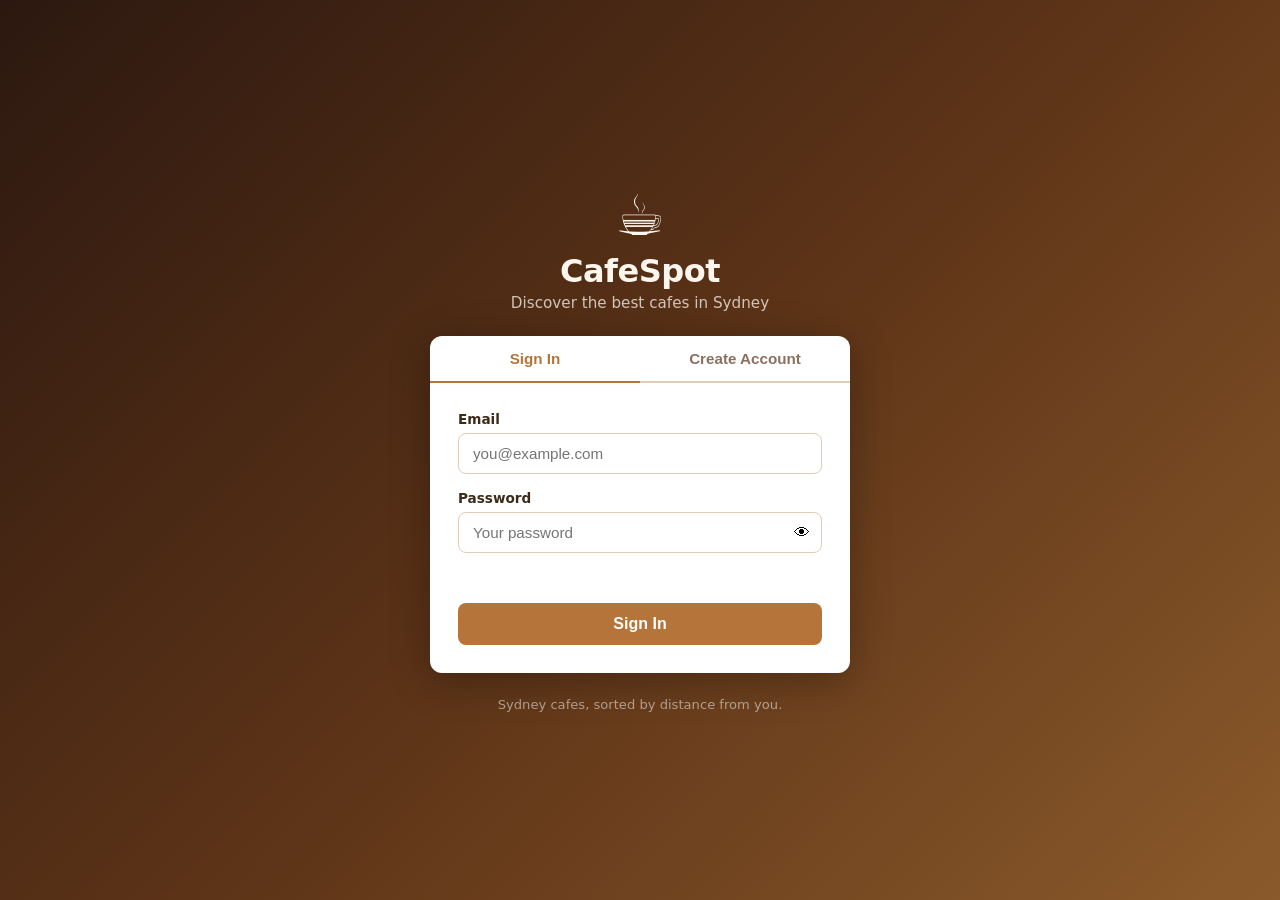
<file: frontend/index.html>
<!DOCTYPE html>
<html lang="en">
<head>
    <meta charset="UTF-8">
    <meta name="viewport" content="width=device-width, initial-scale=1.0">
    <title>CafeSpot — Find Sydney Cafes</title>
    <link rel="stylesheet" href="css/style.css">
</head>
<body class="auth-page">

    <div class="auth-container">
        <div class="auth-brand">
            <div class="brand-logo">☕</div>
            <h1>CafeSpot</h1>
            <p>Discover the best cafes in Sydney</p>
        </div>

        <div class="auth-card">
            <div class="auth-tabs">
                <button class="auth-tab active" data-tab="login">Sign In</button>
                <button class="auth-tab" data-tab="register">Create Account</button>
            </div>

            <!-- Login Form -->
            <form id="loginForm" class="auth-form active">
                <div class="form-group">
                    <label for="loginEmail">Email</label>
                    <input type="email" id="loginEmail" placeholder="you@example.com" required autocomplete="email">
                </div>
                <div class="form-group">
                    <label for="loginPassword">Password</label>
                    <div class="input-pw">
                        <input type="password" id="loginPassword" placeholder="Your password" required autocomplete="current-password">
                        <button type="button" class="pw-toggle" data-target="loginPassword">👁</button>
                    </div>
                </div>
                <div class="form-error" id="loginError"></div>
                <button type="submit" class="btn-auth" id="loginBtn">Sign In</button>
            </form>

            <!-- Register Form -->
            <form id="registerForm" class="auth-form">
                <div class="form-group">
                    <label for="regUsername">Username</label>
                    <input type="text" id="regUsername" placeholder="e.g. coffeeaddict" required minlength="3" autocomplete="username">
                </div>
                <div class="form-group">
                    <label for="regEmail">Email</label>
                    <input type="email" id="regEmail" placeholder="you@example.com" required autocomplete="email">
                </div>
                <div class="form-group">
                    <label for="regPassword">Password</label>
                    <div class="input-pw">
                        <input type="password" id="regPassword" placeholder="At least 6 characters" required minlength="6" autocomplete="new-password">
                        <button type="button" class="pw-toggle" data-target="regPassword">👁</button>
                    </div>
                </div>
                <div class="form-group">
                    <label for="regConfirm">Confirm Password</label>
                    <div class="input-pw">
                        <input type="password" id="regConfirm" placeholder="Repeat password" required autocomplete="new-password">
                        <button type="button" class="pw-toggle" data-target="regConfirm">👁</button>
                    </div>
                </div>
                <div class="form-error" id="registerError"></div>
                <button type="submit" class="btn-auth" id="registerBtn">Create Account</button>
            </form>
        </div>

        <p class="auth-footer">Sydney cafes, sorted by distance from you.</p>
    </div>

    <script src="js/config.js"></script>
    <script src="js/auth.js"></script>
    <script>
        // Redirect if already logged in
        if (Auth.isLoggedIn()) window.location.href = '/dashboard.html';

        // Tab switching
        document.querySelectorAll('.auth-tab').forEach(tab => {
            tab.addEventListener('click', () => {
                document.querySelectorAll('.auth-tab, .auth-form').forEach(el => el.classList.remove('active'));
                tab.classList.add('active');
                document.getElementById(tab.dataset.tab + 'Form').classList.add('active');
            });
        });

        // Password visibility toggle
        document.querySelectorAll('.pw-toggle').forEach(btn => {
            btn.addEventListener('click', () => {
                const input = document.getElementById(btn.dataset.target);
                input.type = input.type === 'password' ? 'text' : 'password';
            });
        });

        // Login
        document.getElementById('loginForm').addEventListener('submit', async e => {
            e.preventDefault();
            const btn = document.getElementById('loginBtn');
            const err = document.getElementById('loginError');
            err.textContent = '';
            btn.disabled = true;
            btn.textContent = 'Signing in...';
            try {
                await Auth.login(
                    document.getElementById('loginEmail').value,
                    document.getElementById('loginPassword').value
                );
                window.location.href = '/dashboard.html';
            } catch (ex) {
                err.textContent = ex.message;
                btn.disabled = false;
                btn.textContent = 'Sign In';
            }
        });

        // Register
        document.getElementById('registerForm').addEventListener('submit', async e => {
            e.preventDefault();
            const btn = document.getElementById('registerBtn');
            const err = document.getElementById('registerError');
            err.textContent = '';
            const pw  = document.getElementById('regPassword').value;
            const cfm = document.getElementById('regConfirm').value;
            if (pw !== cfm) { err.textContent = 'Passwords do not match.'; return; }
            btn.disabled = true;
            btn.textContent = 'Creating account...';
            try {
                await Auth.register(
                    document.getElementById('regUsername').value,
                    document.getElementById('regEmail').value,
                    pw
                );
                window.location.href = '/dashboard.html';
            } catch (ex) {
                err.textContent = ex.message;
                btn.disabled = false;
                btn.textContent = 'Create Account';
            }
        });
    </script>
</body>
</html>
</file>
<file: frontend/css/style.css>
/* ── Reset & Base ──────────────────────────────────────────────────────────── */
*, *::before, *::after { box-sizing: border-box; margin: 0; padding: 0; }

:root {
    --coffee:    #b5743a;
    --coffee-dk: #8b5a2b;
    --coffee-lt: #e8c99a;
    --cream:     #fdf6ee;
    --dark:      #1e1208;
    --text:      #3d2b1a;
    --muted:     #8a7060;
    --border:    #e0cdb8;
    --white:     #ffffff;
    --success:   #2d9e6b;
    --error:     #d94f4f;
    --info:      #2563eb;
    --shadow:    0 2px 12px rgba(0,0,0,0.10);
    --radius:    12px;
}

html, body { height: 100%; font-family: 'Segoe UI', system-ui, sans-serif; color: var(--text); }

a { color: var(--coffee); text-decoration: none; }
a:hover { text-decoration: underline; }

/* ── Auth Page ─────────────────────────────────────────────────────────────── */
.auth-page {
    min-height: 100vh;
    background: linear-gradient(135deg, #2c1810 0%, #5c3317 50%, #8b5a2b 100%);
    display: flex; align-items: center; justify-content: center;
    padding: 24px;
}

.auth-container {
    width: 100%; max-width: 420px;
    display: flex; flex-direction: column; align-items: center; gap: 24px;
}

.auth-brand { text-align: center; color: var(--cream); }
.brand-logo { font-size: 56px; line-height: 1; margin-bottom: 8px; }
.auth-brand h1 { font-size: 2rem; font-weight: 700; letter-spacing: -0.5px; }
.auth-brand p  { font-size: 0.95rem; opacity: 0.75; margin-top: 4px; }

.auth-card {
    width: 100%;
    background: var(--white);
    border-radius: var(--radius);
    box-shadow: 0 8px 40px rgba(0,0,0,0.30);
    overflow: hidden;
}

.auth-tabs {
    display: flex;
    border-bottom: 2px solid var(--border);
}
.auth-tab {
    flex: 1; padding: 14px;
    background: none; border: none; cursor: pointer;
    font-size: 0.95rem; font-weight: 600; color: var(--muted);
    transition: color 0.2s, border-bottom 0.2s;
    border-bottom: 2px solid transparent; margin-bottom: -2px;
}
.auth-tab.active { color: var(--coffee); border-bottom-color: var(--coffee); }

.auth-form { display: none; padding: 28px; flex-direction: column; gap: 16px; }
.auth-form.active { display: flex; }

.form-group { display: flex; flex-direction: column; gap: 6px; }
.form-group label { font-size: 0.85rem; font-weight: 600; color: var(--text); }
.form-group input {
    padding: 11px 14px; border: 1.5px solid var(--border); border-radius: 8px;
    font-size: 0.95rem; transition: border-color 0.2s; width: 100%;
}
.form-group input:focus { outline: none; border-color: var(--coffee); }

.input-pw { position: relative; }
.input-pw input { width: 100%; padding-right: 40px; }
.pw-toggle {
    position: absolute; right: 10px; top: 50%; transform: translateY(-50%);
    background: none; border: none; cursor: pointer; font-size: 16px; padding: 2px;
}

.form-error { color: var(--error); font-size: 0.85rem; min-height: 1em; }

.btn-auth {
    padding: 12px; background: var(--coffee); color: #fff;
    border: none; border-radius: 8px; font-size: 1rem; font-weight: 600;
    cursor: pointer; transition: background 0.2s;
    margin-top: 4px;
}
.btn-auth:hover { background: var(--coffee-dk); }
.btn-auth:disabled { opacity: 0.6; cursor: not-allowed; }

.auth-footer { color: rgba(255,255,255,0.5); font-size: 0.82rem; text-align: center; }

/* ── Dashboard Layout ──────────────────────────────────────────────────────── */
.dashboard-page {
    display: flex; flex-direction: column; height: 100vh; overflow: hidden;
    background: var(--cream);
}

.app-header {
    display: flex; align-items: center; justify-content: space-between;
    padding: 0 20px; height: 58px;
    background: var(--dark); color: var(--cream);
    box-shadow: 0 2px 8px rgba(0,0,0,0.3);
    flex-shrink: 0; z-index: 100;
}

.header-brand { display: flex; align-items: center; gap: 10px; }
.header-logo   { font-size: 24px; }
.header-title  { font-size: 1.2rem; font-weight: 700; letter-spacing: -0.3px; }

.header-actions { display: flex; align-items: center; gap: 14px; }

.fav-toggle-btn {
    background: rgba(255,255,255,0.1); border: 1px solid rgba(255,255,255,0.2);
    color: var(--cream); padding: 6px 14px; border-radius: 20px;
    cursor: pointer; font-size: 0.88rem; font-weight: 600; display: flex; align-items: center; gap: 6px;
    transition: background 0.2s;
}
.fav-toggle-btn:hover { background: rgba(255,255,255,0.2); }
.fav-count-badge {
    background: var(--coffee); color: #fff; border-radius: 50%;
    width: 18px; height: 18px; font-size: 0.72rem; font-weight: 700;
    display: inline-flex; align-items: center; justify-content: center;
}
.fav-count-badge:empty { display: none; }

.user-info { display: flex; align-items: center; gap: 6px; font-size: 0.9rem; }
.user-avatar { font-size: 18px; }

.btn-logout {
    background: rgba(255,255,255,0.1); border: 1px solid rgba(255,255,255,0.2);
    color: var(--cream); padding: 6px 14px; border-radius: 6px;
    cursor: pointer; font-size: 0.85rem; transition: background 0.2s;
}
.btn-logout:hover { background: rgba(255,255,255,0.2); }

.app-body { display: flex; flex: 1; overflow: hidden; }

/* ── Left Panel ────────────────────────────────────────────────────────────── */
.left-panel {
    width: 380px; flex-shrink: 0;
    display: flex; flex-direction: column;
    background: var(--white);
    border-right: 1px solid var(--border);
    overflow: hidden;
}

.search-section { padding: 20px; border-bottom: 1px solid var(--border); flex-shrink: 0; }
.search-title   { font-size: 1rem; font-weight: 700; color: var(--dark); margin-bottom: 14px; }

.search-form { display: flex; flex-direction: column; gap: 10px; }

.search-box { position: relative; }
.search-box input {
    width: 100%; padding: 11px 14px;
    border: 1.5px solid var(--border); border-radius: 8px;
    font-size: 0.95rem; transition: border-color 0.2s;
}
.search-box input:focus { outline: none; border-color: var(--coffee); }

.autocomplete-dropdown {
    position: absolute; top: 100%; left: 0; right: 0;
    background: var(--white); border: 1.5px solid var(--border);
    border-top: none; border-radius: 0 0 8px 8px;
    list-style: none; z-index: 200; max-height: 220px; overflow-y: auto;
    box-shadow: var(--shadow);
}
.autocomplete-dropdown li {
    padding: 10px 14px; cursor: pointer; font-size: 0.9rem;
    border-bottom: 1px solid var(--border);
}
.autocomplete-dropdown li:last-child { border-bottom: none; }
.autocomplete-dropdown li:hover { background: var(--cream); }

.btn-search {
    padding: 11px; background: var(--coffee); color: var(--white);
    border: none; border-radius: 8px; font-size: 0.95rem; font-weight: 600;
    cursor: pointer; transition: background 0.2s;
    display: flex; align-items: center; justify-content: center; gap: 8px;
}
.btn-search:hover  { background: var(--coffee-dk); }
.btn-search:disabled { opacity: 0.65; cursor: not-allowed; }

/* Filters */
.filters { display: flex; gap: 10px; flex-wrap: wrap; margin-top: 12px; align-items: center; }
.filter-item { display: flex; align-items: center; gap: 6px; font-size: 0.85rem; }
.filter-check { display: flex; align-items: center; gap: 6px; cursor: pointer; user-select: none; }
.filter-item select {
    padding: 4px 8px; border: 1px solid var(--border); border-radius: 6px;
    font-size: 0.85rem; background: var(--cream); cursor: pointer;
}

/* Results */
.results-section { flex: 1; overflow-y: auto; padding: 16px; }
.results-header  { margin-bottom: 12px; }
.results-count   { font-size: 0.85rem; color: var(--muted); font-weight: 600; }

.results-grid { display: flex; flex-direction: column; gap: 14px; }

.empty-state { text-align: center; padding: 40px 20px; color: var(--muted); }
.empty-icon  { font-size: 48px; margin-bottom: 12px; }
.empty-state p { font-size: 0.9rem; line-height: 1.6; }

/* Cafe Card */
.cafe-card {
    background: var(--white); border: 1px solid var(--border); border-radius: var(--radius);
    overflow: hidden; cursor: pointer; position: relative;
    transition: transform 0.15s, box-shadow 0.15s;
    box-shadow: 0 1px 4px rgba(0,0,0,0.06);
}
.cafe-card:hover { transform: translateY(-2px); box-shadow: var(--shadow); }

.cafe-rank {
    position: absolute; top: 10px; left: 10px; z-index: 1;
    background: var(--coffee); color: #fff; font-weight: 700; font-size: 0.8rem;
    padding: 2px 8px; border-radius: 12px;
}
.fav-btn {
    position: absolute; top: 8px; right: 8px; z-index: 1;
    background: rgba(0,0,0,0.4); border: none; border-radius: 50%;
    width: 30px; height: 30px; font-size: 14px; cursor: pointer;
    display: flex; align-items: center; justify-content: center;
    transition: background 0.2s;
}
.fav-btn:hover { background: rgba(0,0,0,0.6); }

.cafe-photo { width: 100%; height: 140px; object-fit: cover; display: block; }

.cafe-body   { padding: 12px 14px 14px; }
.cafe-name   { font-size: 0.97rem; font-weight: 700; margin-bottom: 3px; color: var(--dark); }
.cafe-address { font-size: 0.82rem; color: var(--muted); margin-bottom: 8px; }

.cafe-meta { display: flex; flex-wrap: wrap; gap: 6px; align-items: center; margin-bottom: 8px; font-size: 0.82rem; }

.stars    { color: #f59e0b; }
.rating-num { font-weight: 600; }
.review-count { color: var(--muted); }
.no-rating { color: var(--muted); font-style: italic; }

.price-badge { font-weight: 700; color: var(--coffee); }

.badge { padding: 2px 7px; border-radius: 10px; font-size: 0.75rem; font-weight: 600; }
.badge-open   { background: #d1fae5; color: #065f46; }
.badge-closed { background: #fee2e2; color: #991b1b; }

.distance { font-size: 0.82rem; color: var(--muted); display: block; margin-bottom: 10px; }

.btn-details {
    padding: 7px 14px; background: var(--cream); border: 1.5px solid var(--coffee);
    color: var(--coffee); border-radius: 6px; font-size: 0.82rem; font-weight: 600;
    cursor: pointer; transition: background 0.2s;
}
.btn-details:hover { background: var(--coffee-lt); }

/* ── Map Panel ─────────────────────────────────────────────────────────────── */
.map-panel { flex: 1; position: relative; }
#map { width: 100%; height: 100%; }

/* ── Favourites Panel ──────────────────────────────────────────────────────── */
.fav-panel {
    position: fixed; top: 0; right: -360px; width: 340px; height: 100%;
    background: var(--white); border-left: 1px solid var(--border);
    box-shadow: -4px 0 20px rgba(0,0,0,0.12);
    z-index: 500; transition: right 0.3s ease;
    display: flex; flex-direction: column;
}
.fav-panel.open { right: 0; }

.fav-overlay {
    display: none; position: fixed; inset: 0; background: rgba(0,0,0,0.3); z-index: 499;
}
.fav-overlay.show { display: block; }

.fav-header {
    display: flex; align-items: center; justify-content: space-between;
    padding: 18px 20px; border-bottom: 1px solid var(--border);
    background: var(--cream);
}
.fav-header h3 { font-size: 1rem; font-weight: 700; }
.fav-close { background: none; border: none; font-size: 18px; cursor: pointer; color: var(--muted); }

.fav-list { flex: 1; overflow-y: auto; padding: 12px; display: flex; flex-direction: column; gap: 10px; }
.fav-empty { text-align: center; color: var(--muted); padding: 30px; font-size: 0.9rem; }

.fav-item {
    display: flex; align-items: center; gap: 10px;
    padding: 10px 12px; background: var(--cream);
    border-radius: 8px; border: 1px solid var(--border);
}
.fav-info { flex: 1; min-width: 0; }
.fav-name { font-size: 0.88rem; font-weight: 600; display: block; white-space: nowrap; overflow: hidden; text-overflow: ellipsis; }
.fav-addr { font-size: 0.78rem; color: var(--muted); display: block; white-space: nowrap; overflow: hidden; text-overflow: ellipsis; }
.fav-rating { font-size: 0.78rem; color: #f59e0b; display: block; }
.fav-remove { background: none; border: none; color: var(--muted); cursor: pointer; font-size: 14px; padding: 4px; flex-shrink: 0; }
.fav-remove:hover { color: var(--error); }

/* ── Modal ─────────────────────────────────────────────────────────────────── */
.modal-overlay {
    position: fixed; inset: 0; background: rgba(0,0,0,0.55);
    z-index: 1000; display: flex; align-items: center; justify-content: center;
    padding: 20px;
}
.modal-box {
    background: var(--white); border-radius: var(--radius);
    width: 100%; max-width: 600px; max-height: 90vh; overflow-y: auto;
    position: relative; box-shadow: 0 20px 60px rgba(0,0,0,0.3);
}
.modal-loading { padding: 60px; text-align: center; color: var(--muted); }
.modal-close {
    position: absolute; top: 12px; right: 12px; z-index: 10;
    background: rgba(0,0,0,0.5); color: #fff; border: none; border-radius: 50%;
    width: 32px; height: 32px; font-size: 14px; cursor: pointer;
    display: flex; align-items: center; justify-content: center;
}

.modal-photos { display: flex; gap: 4px; overflow: hidden; border-radius: var(--radius) var(--radius) 0 0; max-height: 220px; }
.detail-photo { flex: 1; width: 0; height: 220px; object-fit: cover; }

.modal-streetview { overflow: hidden; }
.streetview-img   { width: 100%; height: 200px; object-fit: cover; display: block; }
.no-streetview    { padding: 20px; text-align: center; color: var(--muted); background: var(--cream); }

.modal-content { padding: 20px 24px 24px; }
.modal-content h2 { font-size: 1.3rem; font-weight: 700; margin-bottom: 6px; }
.modal-address { color: var(--muted); font-size: 0.9rem; margin-bottom: 12px; }

.modal-meta { display: flex; flex-wrap: wrap; gap: 12px; font-size: 0.88rem; margin-bottom: 16px; }
.modal-link { color: var(--coffee); font-weight: 600; }

.modal-hours { margin-bottom: 16px; }
.modal-hours h4 { font-size: 0.9rem; font-weight: 700; margin-bottom: 8px; }
.modal-hours ul { list-style: none; display: flex; flex-direction: column; gap: 4px; }
.modal-hours li { font-size: 0.85rem; color: var(--text); }

.modal-reviews { }
.modal-reviews h4 { font-size: 0.9rem; font-weight: 700; margin-bottom: 10px; }
.review { padding: 12px; background: var(--cream); border-radius: 8px; margin-bottom: 8px; font-size: 0.85rem; }
.review-header { display: flex; gap: 8px; align-items: center; margin-bottom: 6px; flex-wrap: wrap; }
.review-stars  { color: #f59e0b; }
.review-time   { color: var(--muted); font-size: 0.8rem; margin-left: auto; }
.review p      { line-height: 1.5; color: var(--text); }

/* ── Toast ─────────────────────────────────────────────────────────────────── */
.toast {
    position: fixed; bottom: 24px; left: 50%; transform: translateX(-50%) translateY(20px);
    padding: 12px 24px; border-radius: 24px; font-size: 0.9rem; font-weight: 600;
    z-index: 2000; opacity: 0; transition: opacity 0.25s, transform 0.25s;
    pointer-events: none; white-space: nowrap;
}
.toast.show { opacity: 1; transform: translateX(-50%) translateY(0); }
.toast-success { background: #065f46; color: #fff; }
.toast-error   { background: #991b1b; color: #fff; }
.toast-info    { background: var(--dark); color: var(--cream); }

/* ── Spinner ───────────────────────────────────────────────────────────────── */
.spinner {
    display: inline-block; width: 14px; height: 14px;
    border: 2px solid rgba(255,255,255,0.4);
    border-top-color: #fff; border-radius: 50%;
    animation: spin 0.7s linear infinite;
}
@keyframes spin { to { transform: rotate(360deg); } }

/* ── Scrollbar ─────────────────────────────────────────────────────────────── */
::-webkit-scrollbar       { width: 6px; }
::-webkit-scrollbar-track { background: transparent; }
::-webkit-scrollbar-thumb { background: var(--border); border-radius: 3px; }
::-webkit-scrollbar-thumb:hover { background: var(--coffee-lt); }

/* ── Responsive ────────────────────────────────────────────────────────────── */
@media (max-width: 768px) {
    .left-panel { width: 100%; max-height: 50vh; border-right: none; border-bottom: 1px solid var(--border); }
    .app-body   { flex-direction: column; }
    .map-panel  { min-height: 50vh; }
    .header-title { display: none; }
}
</file>
